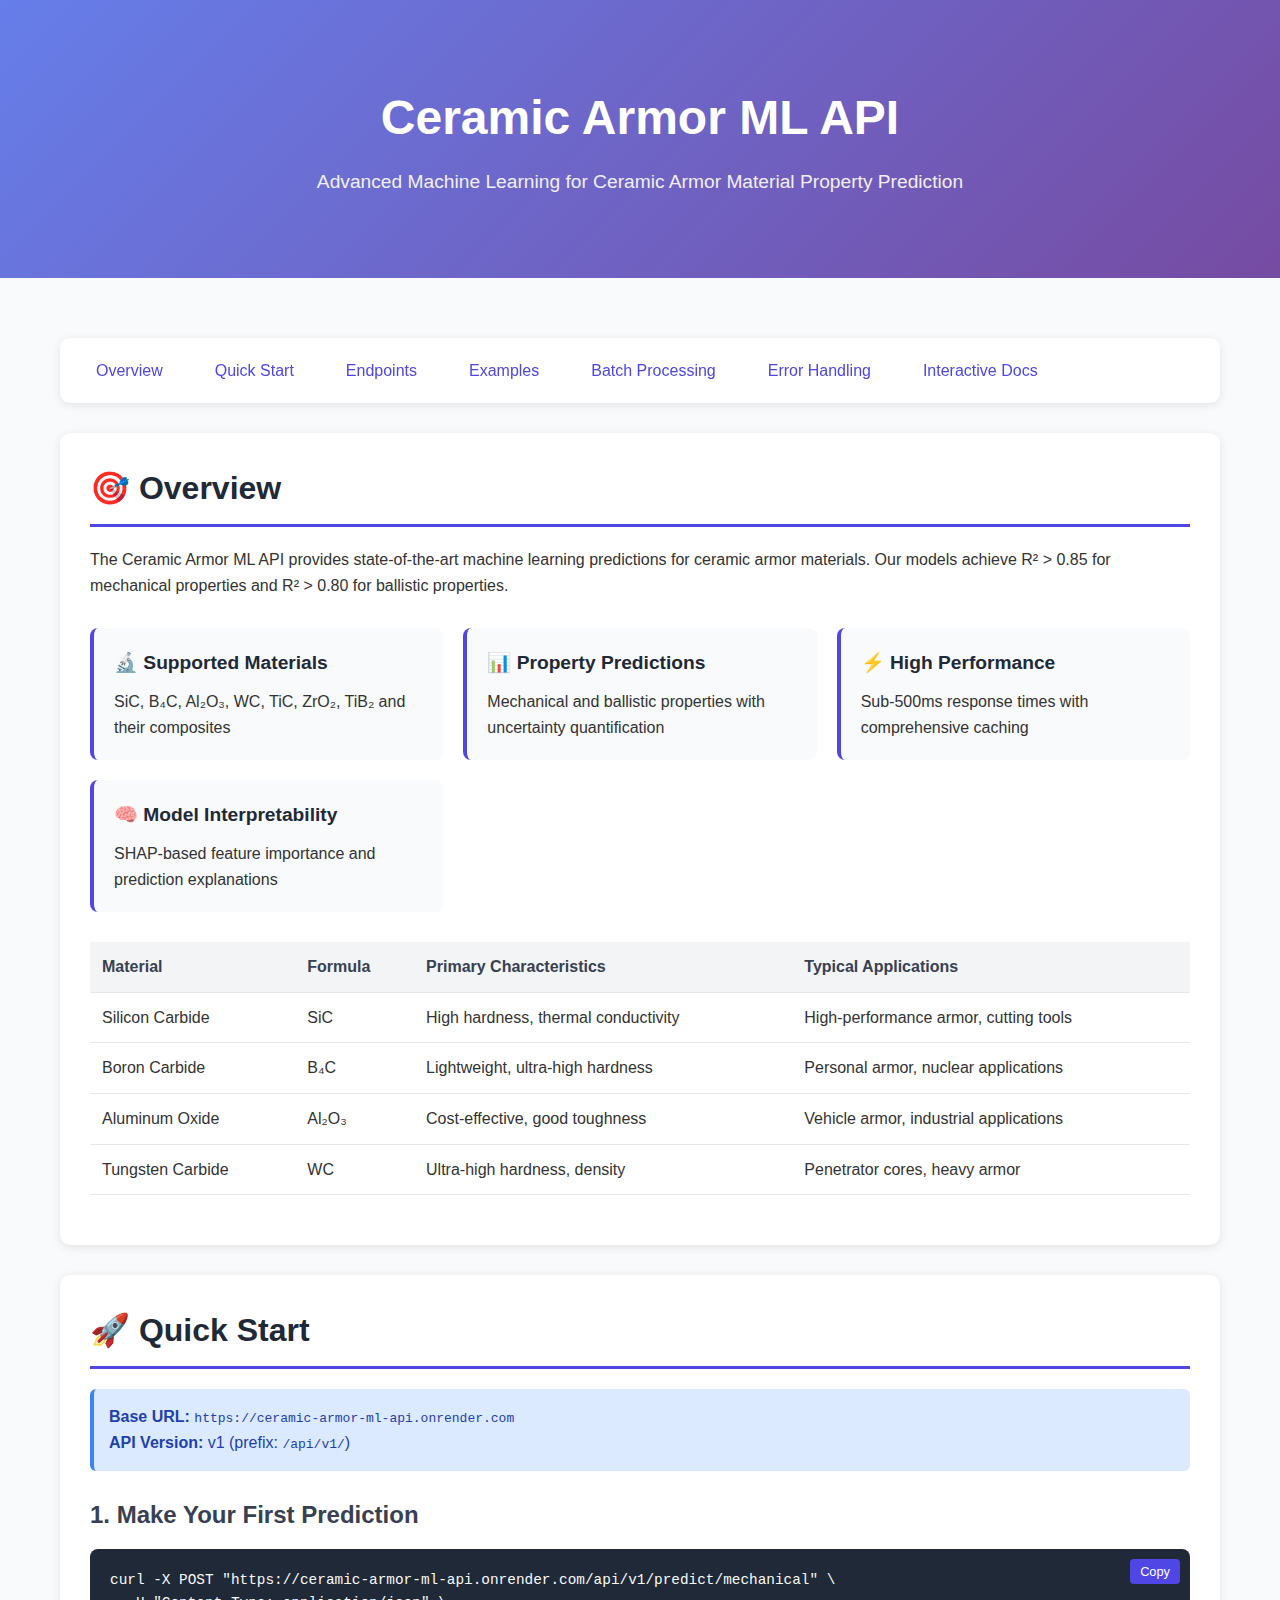
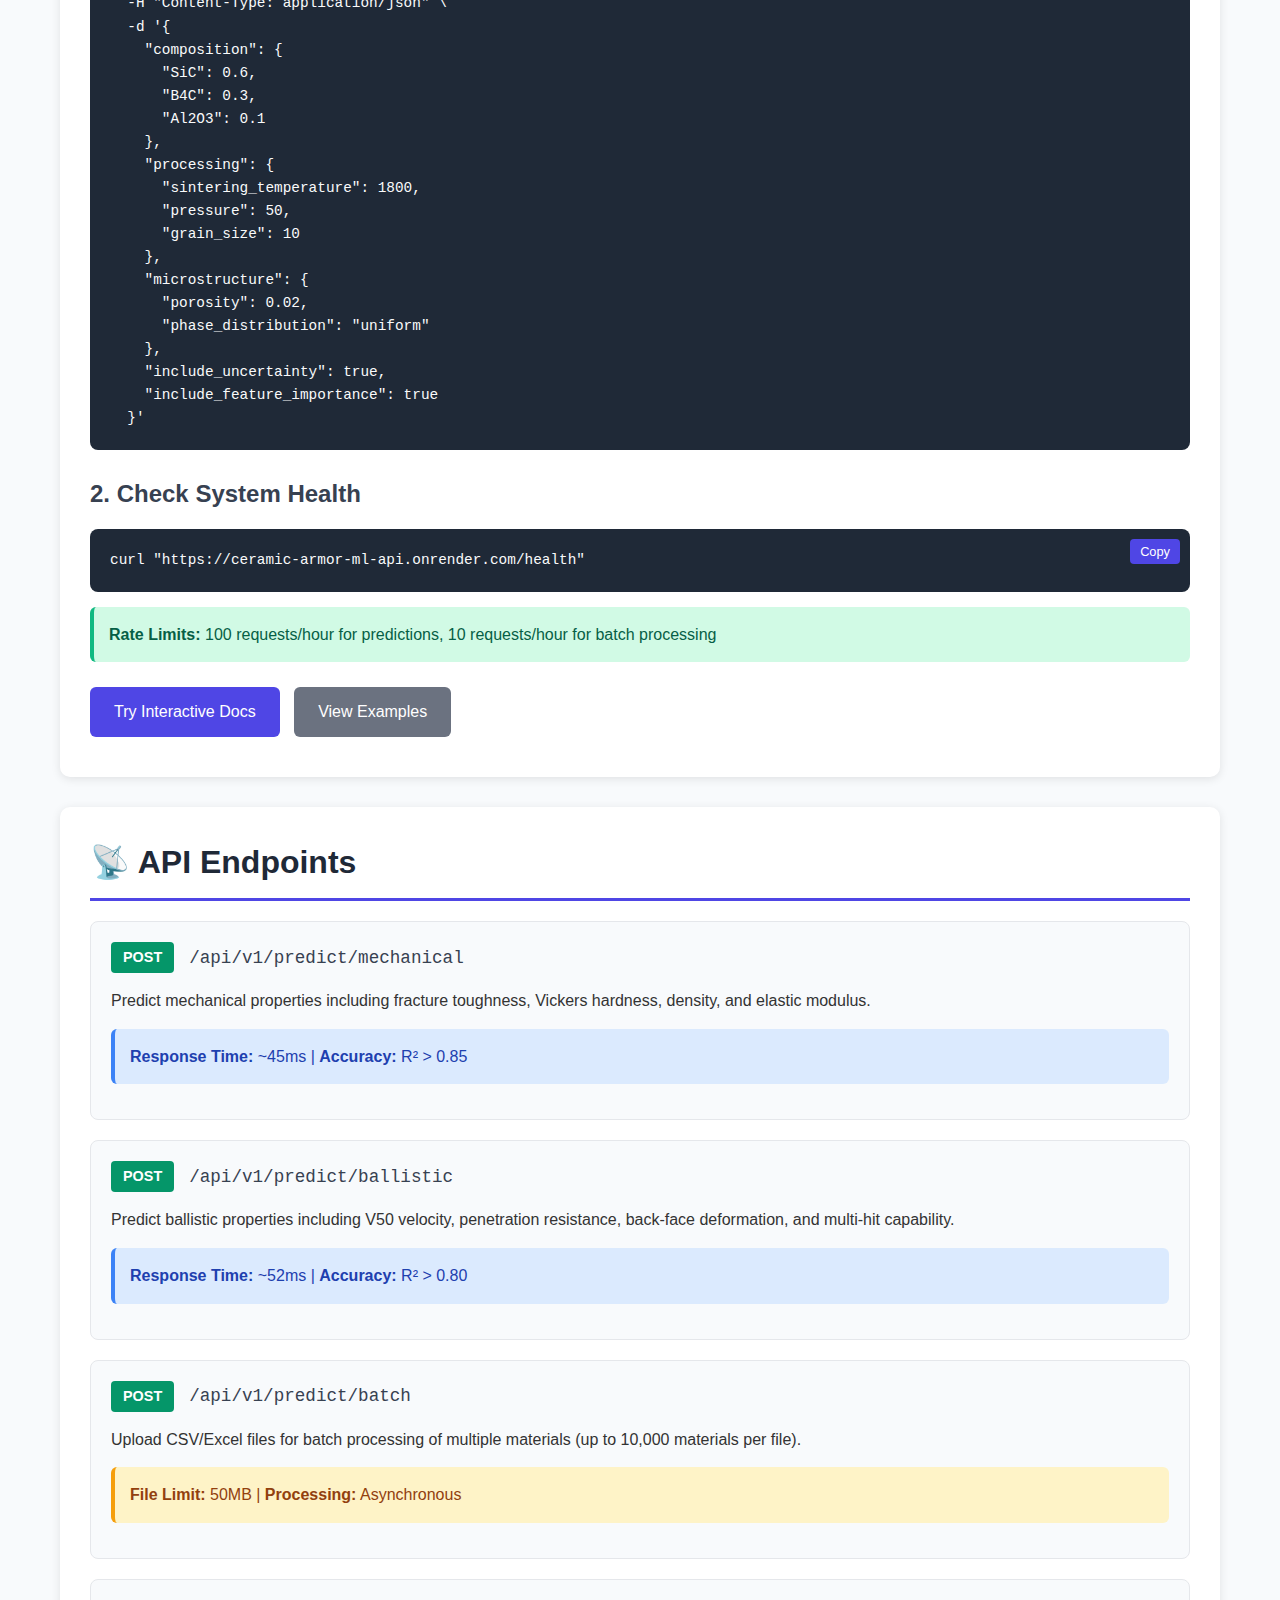
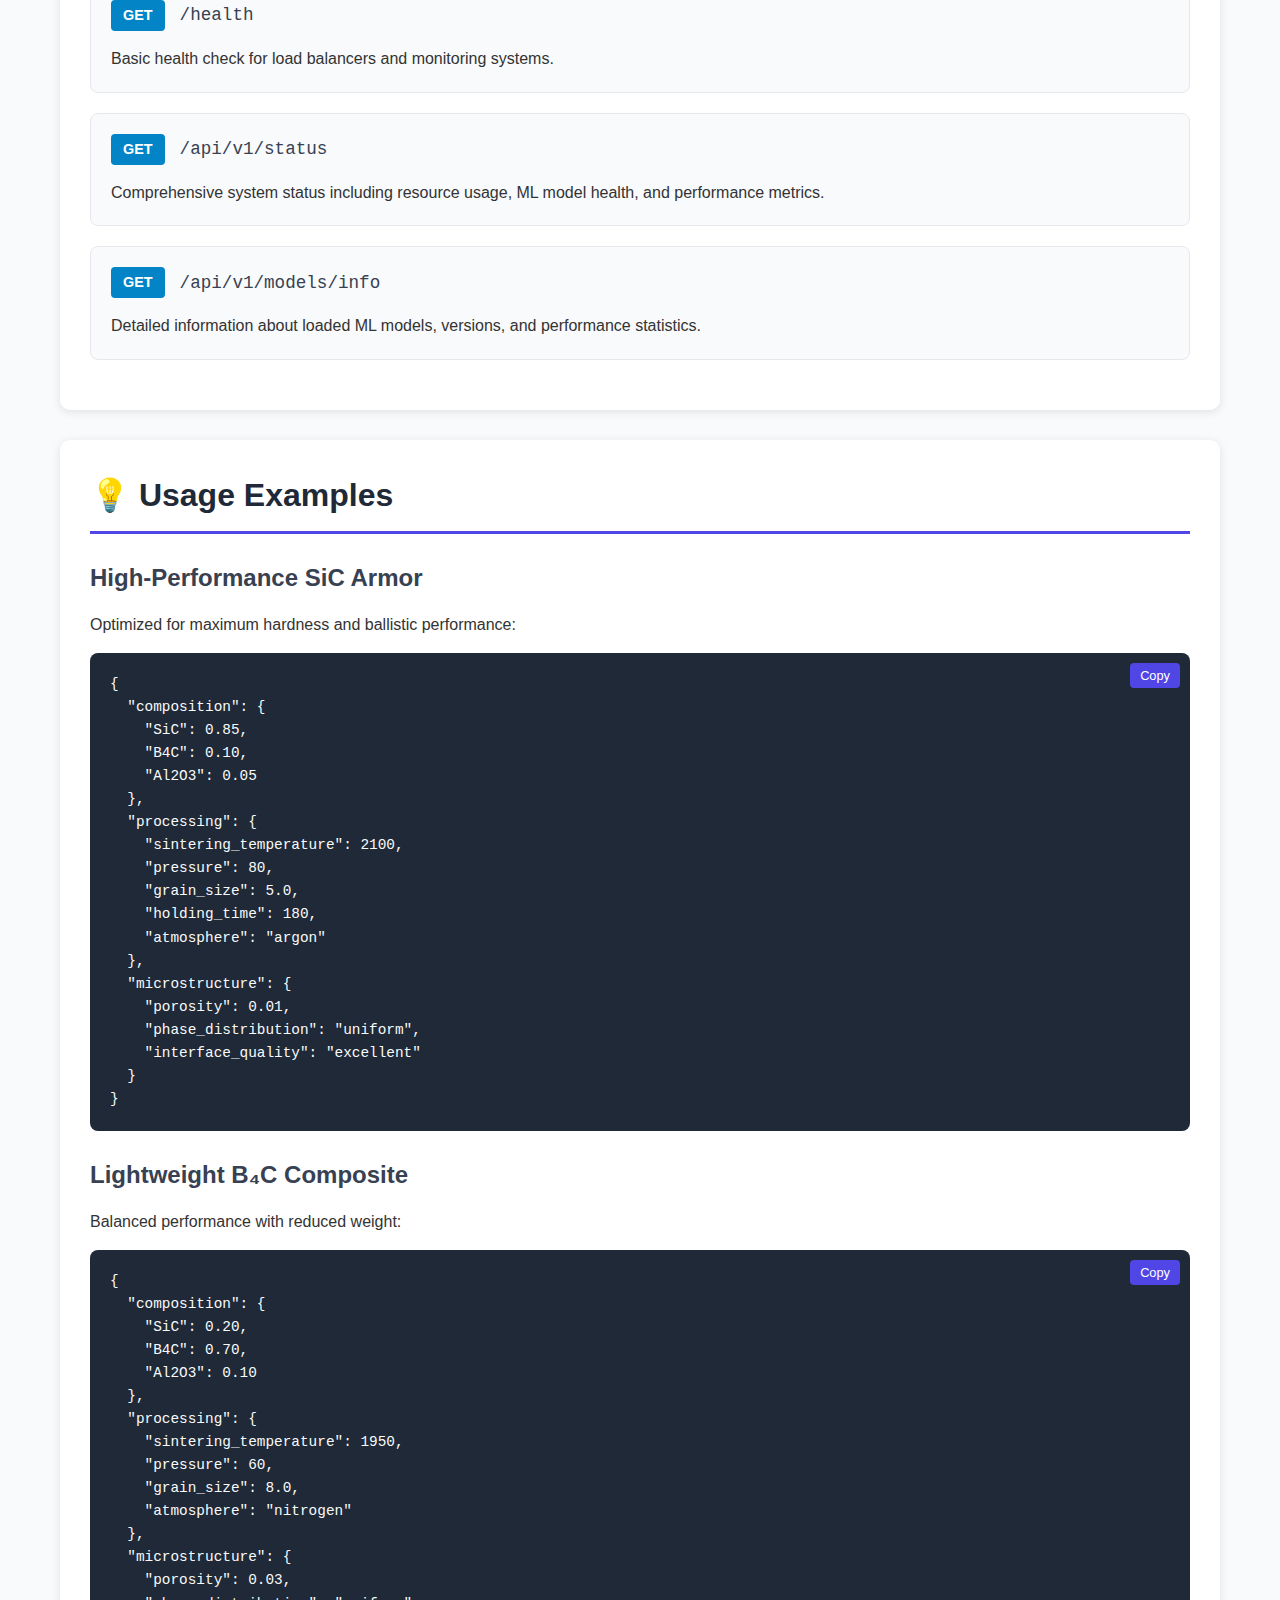
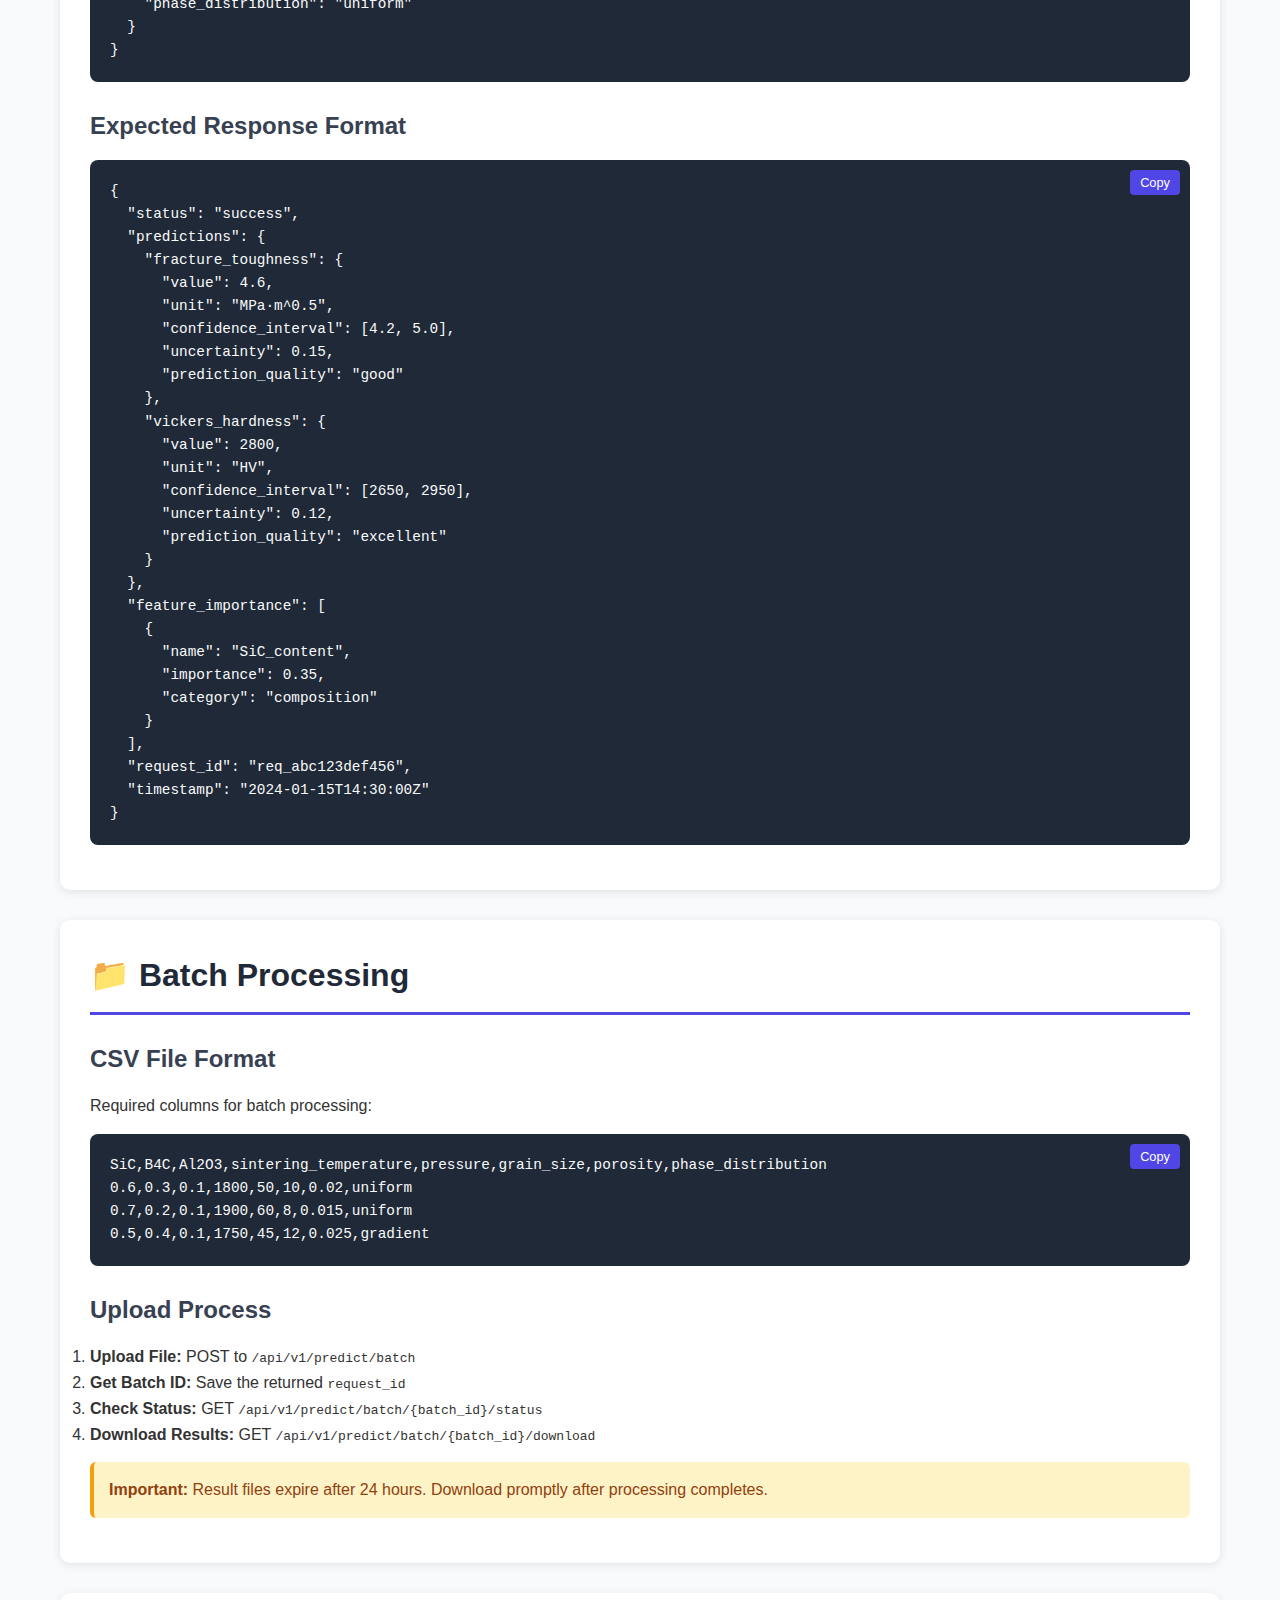
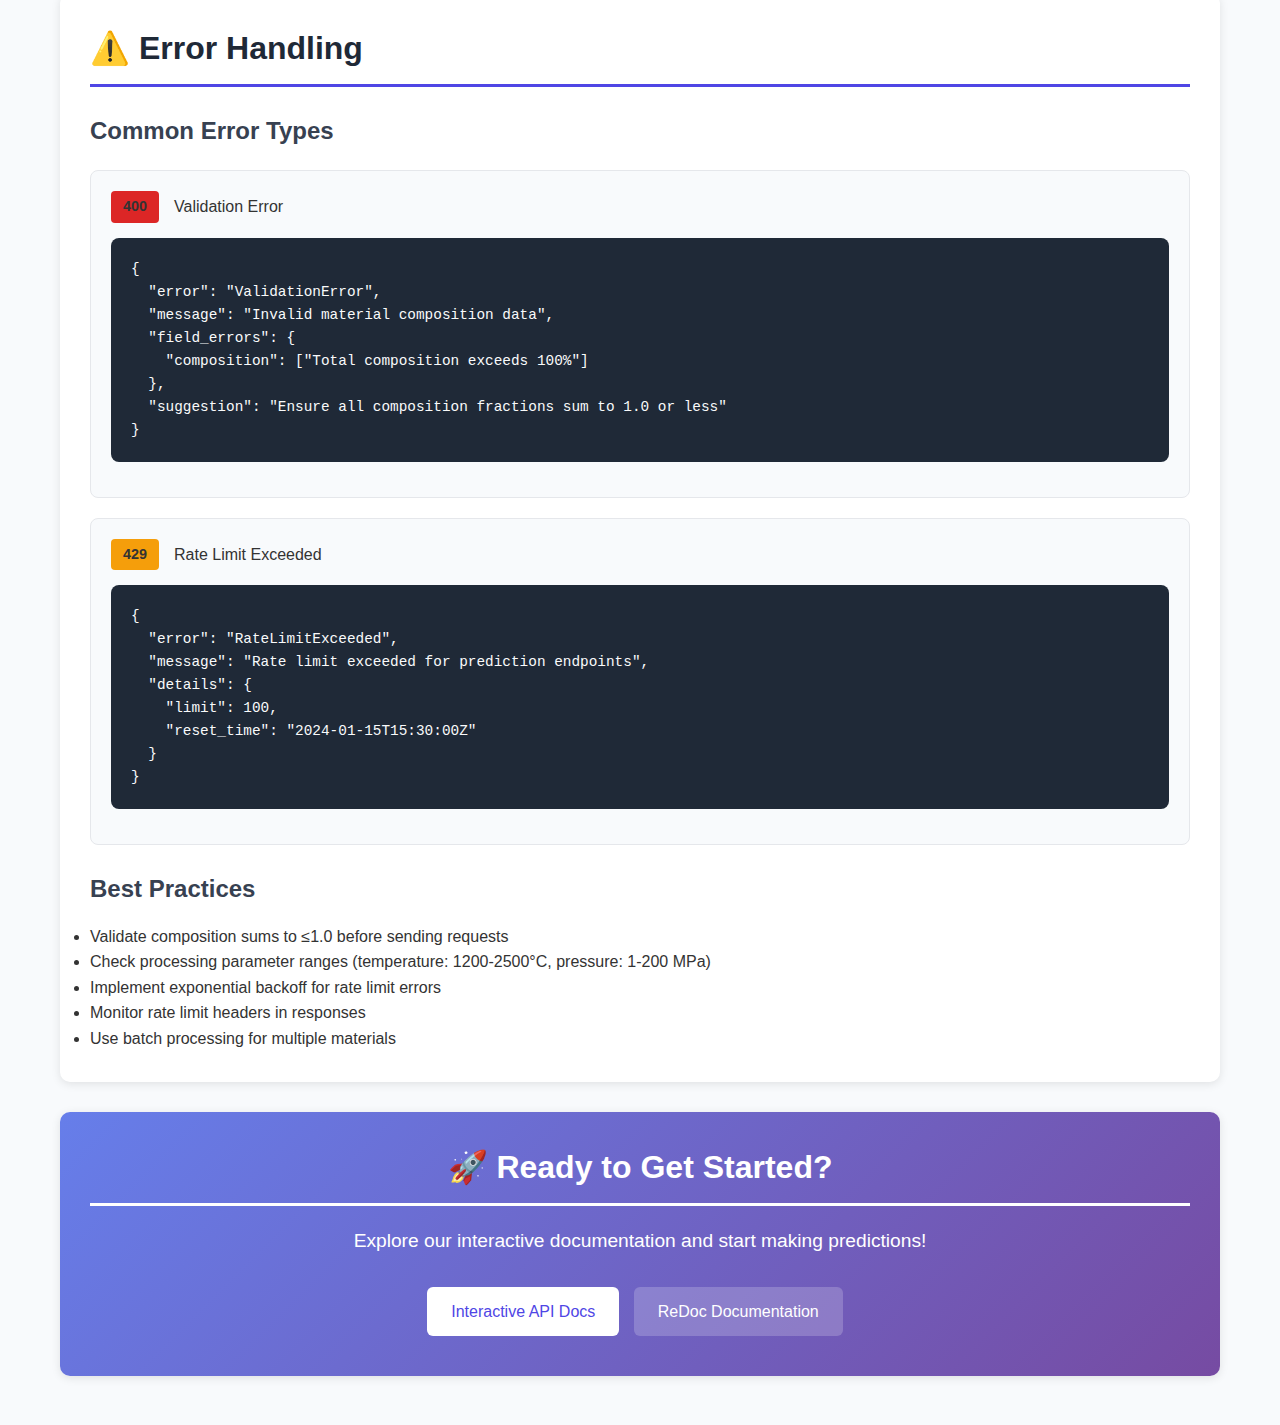
<file: src/static/docs.html>
<!DOCTYPE html>
<html lang="en">
<head>
    <meta charset="UTF-8">
    <meta name="viewport" content="width=device-width, initial-scale=1.0">
    <title>Ceramic Armor ML API Documentation</title>
    <style>
        * {
            margin: 0;
            padding: 0;
            box-sizing: border-box;
        }
        
        body {
            font-family: -apple-system, BlinkMacSystemFont, 'Segoe UI', Roboto, sans-serif;
            line-height: 1.6;
            color: #333;
            background: #f8fafc;
        }
        
        .container {
            max-width: 1200px;
            margin: 0 auto;
            padding: 20px;
        }
        
        .header {
            background: linear-gradient(135deg, #667eea 0%, #764ba2 100%);
            color: white;
            padding: 60px 0;
            text-align: center;
            margin-bottom: 40px;
        }
        
        .header h1 {
            font-size: 3rem;
            margin-bottom: 10px;
            font-weight: 700;
        }
        
        .header p {
            font-size: 1.2rem;
            opacity: 0.9;
        }
        
        .nav {
            background: white;
            padding: 20px;
            border-radius: 10px;
            box-shadow: 0 2px 10px rgba(0,0,0,0.1);
            margin-bottom: 30px;
            position: sticky;
            top: 20px;
            z-index: 100;
        }
        
        .nav ul {
            list-style: none;
            display: flex;
            flex-wrap: wrap;
            gap: 20px;
        }
        
        .nav a {
            color: #4f46e5;
            text-decoration: none;
            font-weight: 500;
            padding: 8px 16px;
            border-radius: 6px;
            transition: background 0.2s;
        }
        
        .nav a:hover {
            background: #f3f4f6;
        }
        
        .section {
            background: white;
            padding: 30px;
            border-radius: 10px;
            box-shadow: 0 2px 10px rgba(0,0,0,0.1);
            margin-bottom: 30px;
        }
        
        .section h2 {
            color: #1f2937;
            font-size: 2rem;
            margin-bottom: 20px;
            border-bottom: 3px solid #4f46e5;
            padding-bottom: 10px;
        }
        
        .section h3 {
            color: #374151;
            font-size: 1.5rem;
            margin: 25px 0 15px 0;
        }
        
        .endpoint {
            background: #f8fafc;
            border: 1px solid #e5e7eb;
            border-radius: 8px;
            padding: 20px;
            margin: 20px 0;
        }
        
        .endpoint-header {
            display: flex;
            align-items: center;
            gap: 15px;
            margin-bottom: 15px;
        }
        
        .method {
            padding: 4px 12px;
            border-radius: 4px;
            font-weight: 600;
            font-size: 0.9rem;
        }
        
        .method.post { background: #059669; color: white; }
        .method.get { background: #0284c7; color: white; }
        .method.delete { background: #dc2626; color: white; }
        
        .endpoint-url {
            font-family: 'Monaco', 'Menlo', monospace;
            font-size: 1.1rem;
            color: #374151;
        }
        
        .code-block {
            background: #1f2937;
            color: #f9fafb;
            padding: 20px;
            border-radius: 8px;
            overflow-x: auto;
            margin: 15px 0;
            position: relative;
        }
        
        .code-block pre {
            margin: 0;
            font-family: 'Monaco', 'Menlo', monospace;
            font-size: 0.9rem;
        }
        
        .copy-btn {
            position: absolute;
            top: 10px;
            right: 10px;
            background: #4f46e5;
            color: white;
            border: none;
            padding: 5px 10px;
            border-radius: 4px;
            cursor: pointer;
            font-size: 0.8rem;
        }
        
        .copy-btn:hover {
            background: #4338ca;
        }
        
        .feature-grid {
            display: grid;
            grid-template-columns: repeat(auto-fit, minmax(300px, 1fr));
            gap: 20px;
            margin: 30px 0;
        }
        
        .feature-card {
            background: #f8fafc;
            padding: 20px;
            border-radius: 8px;
            border-left: 4px solid #4f46e5;
        }
        
        .feature-card h4 {
            color: #1f2937;
            margin-bottom: 10px;
            font-size: 1.2rem;
        }
        
        .materials-table {
            width: 100%;
            border-collapse: collapse;
            margin: 20px 0;
        }
        
        .materials-table th,
        .materials-table td {
            padding: 12px;
            text-align: left;
            border-bottom: 1px solid #e5e7eb;
        }
        
        .materials-table th {
            background: #f3f4f6;
            font-weight: 600;
            color: #374151;
        }
        
        .materials-table tr:hover {
            background: #f9fafb;
        }
        
        .alert {
            padding: 15px;
            border-radius: 6px;
            margin: 15px 0;
        }
        
        .alert.info {
            background: #dbeafe;
            border-left: 4px solid #3b82f6;
            color: #1e40af;
        }
        
        .alert.warning {
            background: #fef3c7;
            border-left: 4px solid #f59e0b;
            color: #92400e;
        }
        
        .alert.success {
            background: #d1fae5;
            border-left: 4px solid #10b981;
            color: #065f46;
        }
        
        .btn {
            display: inline-block;
            padding: 12px 24px;
            background: #4f46e5;
            color: white;
            text-decoration: none;
            border-radius: 6px;
            font-weight: 500;
            transition: background 0.2s;
            margin: 10px 10px 10px 0;
        }
        
        .btn:hover {
            background: #4338ca;
        }
        
        .btn.secondary {
            background: #6b7280;
        }
        
        .btn.secondary:hover {
            background: #4b5563;
        }
        
        @media (max-width: 768px) {
            .header h1 { font-size: 2rem; }
            .nav ul { flex-direction: column; }
            .endpoint-header { flex-direction: column; align-items: flex-start; }
            .container { padding: 10px; }
        }
    </style>
</head>
<body>
    <div class="header">
        <div class="container">
            <h1>Ceramic Armor ML API</h1>
            <p>Advanced Machine Learning for Ceramic Armor Material Property Prediction</p>
        </div>
    </div>

    <div class="container">
        <nav class="nav">
            <ul>
                <li><a href="#overview">Overview</a></li>
                <li><a href="#quickstart">Quick Start</a></li>
                <li><a href="#endpoints">Endpoints</a></li>
                <li><a href="#examples">Examples</a></li>
                <li><a href="#batch">Batch Processing</a></li>
                <li><a href="#errors">Error Handling</a></li>
                <li><a href="/docs">Interactive Docs</a></li>
            </ul>
        </nav>

        <section id="overview" class="section">
            <h2>🎯 Overview</h2>
            <p>The Ceramic Armor ML API provides state-of-the-art machine learning predictions for ceramic armor materials. Our models achieve R² > 0.85 for mechanical properties and R² > 0.80 for ballistic properties.</p>
            
            <div class="feature-grid">
                <div class="feature-card">
                    <h4>🔬 Supported Materials</h4>
                    <p>SiC, B₄C, Al₂O₃, WC, TiC, ZrO₂, TiB₂ and their composites</p>
                </div>
                <div class="feature-card">
                    <h4>📊 Property Predictions</h4>
                    <p>Mechanical and ballistic properties with uncertainty quantification</p>
                </div>
                <div class="feature-card">
                    <h4>⚡ High Performance</h4>
                    <p>Sub-500ms response times with comprehensive caching</p>
                </div>
                <div class="feature-card">
                    <h4>🧠 Model Interpretability</h4>
                    <p>SHAP-based feature importance and prediction explanations</p>
                </div>
            </div>

            <table class="materials-table">
                <thead>
                    <tr>
                        <th>Material</th>
                        <th>Formula</th>
                        <th>Primary Characteristics</th>
                        <th>Typical Applications</th>
                    </tr>
                </thead>
                <tbody>
                    <tr>
                        <td>Silicon Carbide</td>
                        <td>SiC</td>
                        <td>High hardness, thermal conductivity</td>
                        <td>High-performance armor, cutting tools</td>
                    </tr>
                    <tr>
                        <td>Boron Carbide</td>
                        <td>B₄C</td>
                        <td>Lightweight, ultra-high hardness</td>
                        <td>Personal armor, nuclear applications</td>
                    </tr>
                    <tr>
                        <td>Aluminum Oxide</td>
                        <td>Al₂O₃</td>
                        <td>Cost-effective, good toughness</td>
                        <td>Vehicle armor, industrial applications</td>
                    </tr>
                    <tr>
                        <td>Tungsten Carbide</td>
                        <td>WC</td>
                        <td>Ultra-high hardness, density</td>
                        <td>Penetrator cores, heavy armor</td>
                    </tr>
                </tbody>
            </table>
        </section>

        <section id="quickstart" class="section">
            <h2>🚀 Quick Start</h2>
            
            <div class="alert info">
                <strong>Base URL:</strong> <code>https://ceramic-armor-ml-api.onrender.com</code><br>
                <strong>API Version:</strong> v1 (prefix: <code>/api/v1/</code>)
            </div>

            <h3>1. Make Your First Prediction</h3>
            <div class="code-block">
                <button class="copy-btn" onclick="copyCode(this)">Copy</button>
                <pre><code>curl -X POST "https://ceramic-armor-ml-api.onrender.com/api/v1/predict/mechanical" \
  -H "Content-Type: application/json" \
  -d '{
    "composition": {
      "SiC": 0.6,
      "B4C": 0.3,
      "Al2O3": 0.1
    },
    "processing": {
      "sintering_temperature": 1800,
      "pressure": 50,
      "grain_size": 10
    },
    "microstructure": {
      "porosity": 0.02,
      "phase_distribution": "uniform"
    },
    "include_uncertainty": true,
    "include_feature_importance": true
  }'</code></pre>
            </div>

            <h3>2. Check System Health</h3>
            <div class="code-block">
                <button class="copy-btn" onclick="copyCode(this)">Copy</button>
                <pre><code>curl "https://ceramic-armor-ml-api.onrender.com/health"</code></pre>
            </div>

            <div class="alert success">
                <strong>Rate Limits:</strong> 100 requests/hour for predictions, 10 requests/hour for batch processing
            </div>

            <a href="/docs" class="btn">Try Interactive Docs</a>
            <a href="#examples" class="btn secondary">View Examples</a>
        </section>

        <section id="endpoints" class="section">
            <h2>📡 API Endpoints</h2>

            <div class="endpoint">
                <div class="endpoint-header">
                    <span class="method post">POST</span>
                    <span class="endpoint-url">/api/v1/predict/mechanical</span>
                </div>
                <p>Predict mechanical properties including fracture toughness, Vickers hardness, density, and elastic modulus.</p>
                <div class="alert info">
                    <strong>Response Time:</strong> ~45ms | <strong>Accuracy:</strong> R² > 0.85
                </div>
            </div>

            <div class="endpoint">
                <div class="endpoint-header">
                    <span class="method post">POST</span>
                    <span class="endpoint-url">/api/v1/predict/ballistic</span>
                </div>
                <p>Predict ballistic properties including V50 velocity, penetration resistance, back-face deformation, and multi-hit capability.</p>
                <div class="alert info">
                    <strong>Response Time:</strong> ~52ms | <strong>Accuracy:</strong> R² > 0.80
                </div>
            </div>

            <div class="endpoint">
                <div class="endpoint-header">
                    <span class="method post">POST</span>
                    <span class="endpoint-url">/api/v1/predict/batch</span>
                </div>
                <p>Upload CSV/Excel files for batch processing of multiple materials (up to 10,000 materials per file).</p>
                <div class="alert warning">
                    <strong>File Limit:</strong> 50MB | <strong>Processing:</strong> Asynchronous
                </div>
            </div>

            <div class="endpoint">
                <div class="endpoint-header">
                    <span class="method get">GET</span>
                    <span class="endpoint-url">/health</span>
                </div>
                <p>Basic health check for load balancers and monitoring systems.</p>
            </div>

            <div class="endpoint">
                <div class="endpoint-header">
                    <span class="method get">GET</span>
                    <span class="endpoint-url">/api/v1/status</span>
                </div>
                <p>Comprehensive system status including resource usage, ML model health, and performance metrics.</p>
            </div>

            <div class="endpoint">
                <div class="endpoint-header">
                    <span class="method get">GET</span>
                    <span class="endpoint-url">/api/v1/models/info</span>
                </div>
                <p>Detailed information about loaded ML models, versions, and performance statistics.</p>
            </div>
        </section>

        <section id="examples" class="section">
            <h2>💡 Usage Examples</h2>

            <h3>High-Performance SiC Armor</h3>
            <p>Optimized for maximum hardness and ballistic performance:</p>
            <div class="code-block">
                <button class="copy-btn" onclick="copyCode(this)">Copy</button>
                <pre><code>{
  "composition": {
    "SiC": 0.85,
    "B4C": 0.10,
    "Al2O3": 0.05
  },
  "processing": {
    "sintering_temperature": 2100,
    "pressure": 80,
    "grain_size": 5.0,
    "holding_time": 180,
    "atmosphere": "argon"
  },
  "microstructure": {
    "porosity": 0.01,
    "phase_distribution": "uniform",
    "interface_quality": "excellent"
  }
}</code></pre>
            </div>

            <h3>Lightweight B₄C Composite</h3>
            <p>Balanced performance with reduced weight:</p>
            <div class="code-block">
                <button class="copy-btn" onclick="copyCode(this)">Copy</button>
                <pre><code>{
  "composition": {
    "SiC": 0.20,
    "B4C": 0.70,
    "Al2O3": 0.10
  },
  "processing": {
    "sintering_temperature": 1950,
    "pressure": 60,
    "grain_size": 8.0,
    "atmosphere": "nitrogen"
  },
  "microstructure": {
    "porosity": 0.03,
    "phase_distribution": "uniform"
  }
}</code></pre>
            </div>

            <h3>Expected Response Format</h3>
            <div class="code-block">
                <button class="copy-btn" onclick="copyCode(this)">Copy</button>
                <pre><code>{
  "status": "success",
  "predictions": {
    "fracture_toughness": {
      "value": 4.6,
      "unit": "MPa·m^0.5",
      "confidence_interval": [4.2, 5.0],
      "uncertainty": 0.15,
      "prediction_quality": "good"
    },
    "vickers_hardness": {
      "value": 2800,
      "unit": "HV",
      "confidence_interval": [2650, 2950],
      "uncertainty": 0.12,
      "prediction_quality": "excellent"
    }
  },
  "feature_importance": [
    {
      "name": "SiC_content",
      "importance": 0.35,
      "category": "composition"
    }
  ],
  "request_id": "req_abc123def456",
  "timestamp": "2024-01-15T14:30:00Z"
}</code></pre>
            </div>
        </section>

        <section id="batch" class="section">
            <h2>📁 Batch Processing</h2>
            
            <h3>CSV File Format</h3>
            <p>Required columns for batch processing:</p>
            
            <div class="code-block">
                <button class="copy-btn" onclick="copyCode(this)">Copy</button>
                <pre><code>SiC,B4C,Al2O3,sintering_temperature,pressure,grain_size,porosity,phase_distribution
0.6,0.3,0.1,1800,50,10,0.02,uniform
0.7,0.2,0.1,1900,60,8,0.015,uniform
0.5,0.4,0.1,1750,45,12,0.025,gradient</code></pre>
            </div>

            <h3>Upload Process</h3>
            <ol>
                <li><strong>Upload File:</strong> POST to <code>/api/v1/predict/batch</code></li>
                <li><strong>Get Batch ID:</strong> Save the returned <code>request_id</code></li>
                <li><strong>Check Status:</strong> GET <code>/api/v1/predict/batch/{batch_id}/status</code></li>
                <li><strong>Download Results:</strong> GET <code>/api/v1/predict/batch/{batch_id}/download</code></li>
            </ol>

            <div class="alert warning">
                <strong>Important:</strong> Result files expire after 24 hours. Download promptly after processing completes.
            </div>
        </section>

        <section id="errors" class="section">
            <h2>⚠️ Error Handling</h2>

            <h3>Common Error Types</h3>
            
            <div class="endpoint">
                <div class="endpoint-header">
                    <span class="method" style="background: #dc2626;">400</span>
                    <span>Validation Error</span>
                </div>
                <div class="code-block">
                    <pre><code>{
  "error": "ValidationError",
  "message": "Invalid material composition data",
  "field_errors": {
    "composition": ["Total composition exceeds 100%"]
  },
  "suggestion": "Ensure all composition fractions sum to 1.0 or less"
}</code></pre>
                </div>
            </div>

            <div class="endpoint">
                <div class="endpoint-header">
                    <span class="method" style="background: #f59e0b;">429</span>
                    <span>Rate Limit Exceeded</span>
                </div>
                <div class="code-block">
                    <pre><code>{
  "error": "RateLimitExceeded",
  "message": "Rate limit exceeded for prediction endpoints",
  "details": {
    "limit": 100,
    "reset_time": "2024-01-15T15:30:00Z"
  }
}</code></pre>
                </div>
            </div>

            <h3>Best Practices</h3>
            <ul>
                <li>Validate composition sums to ≤1.0 before sending requests</li>
                <li>Check processing parameter ranges (temperature: 1200-2500°C, pressure: 1-200 MPa)</li>
                <li>Implement exponential backoff for rate limit errors</li>
                <li>Monitor rate limit headers in responses</li>
                <li>Use batch processing for multiple materials</li>
            </ul>
        </section>

        <div class="section" style="text-align: center; background: linear-gradient(135deg, #667eea 0%, #764ba2 100%); color: white;">
            <h2 style="color: white; border-bottom: 3px solid white;">🚀 Ready to Get Started?</h2>
            <p style="font-size: 1.2rem; margin: 20px 0;">Explore our interactive documentation and start making predictions!</p>
            <a href="/docs" class="btn" style="background: white; color: #4f46e5;">Interactive API Docs</a>
            <a href="/redoc" class="btn secondary" style="background: rgba(255,255,255,0.2);">ReDoc Documentation</a>
        </div>
    </div>

    <script>
        function copyCode(button) {
            const codeBlock = button.nextElementSibling.textContent;
            navigator.clipboard.writeText(codeBlock).then(() => {
                button.textContent = 'Copied!';
                setTimeout(() => {
                    button.textContent = 'Copy';
                }, 2000);
            });
        }

        // Smooth scrolling for navigation links
        document.querySelectorAll('a[href^="#"]').forEach(anchor => {
            anchor.addEventListener('click', function (e) {
                e.preventDefault();
                const target = document.querySelector(this.getAttribute('href'));
                if (target) {
                    target.scrollIntoView({
                        behavior: 'smooth',
                        block: 'start'
                    });
                }
            });
        });

        // Add loading animation for external links
        document.querySelectorAll('a[href^="/"]').forEach(link => {
            link.addEventListener('click', function() {
                this.style.opacity = '0.7';
                this.textContent = 'Loading...';
            });
        });
    </script>
</body>
</html>
</file>
